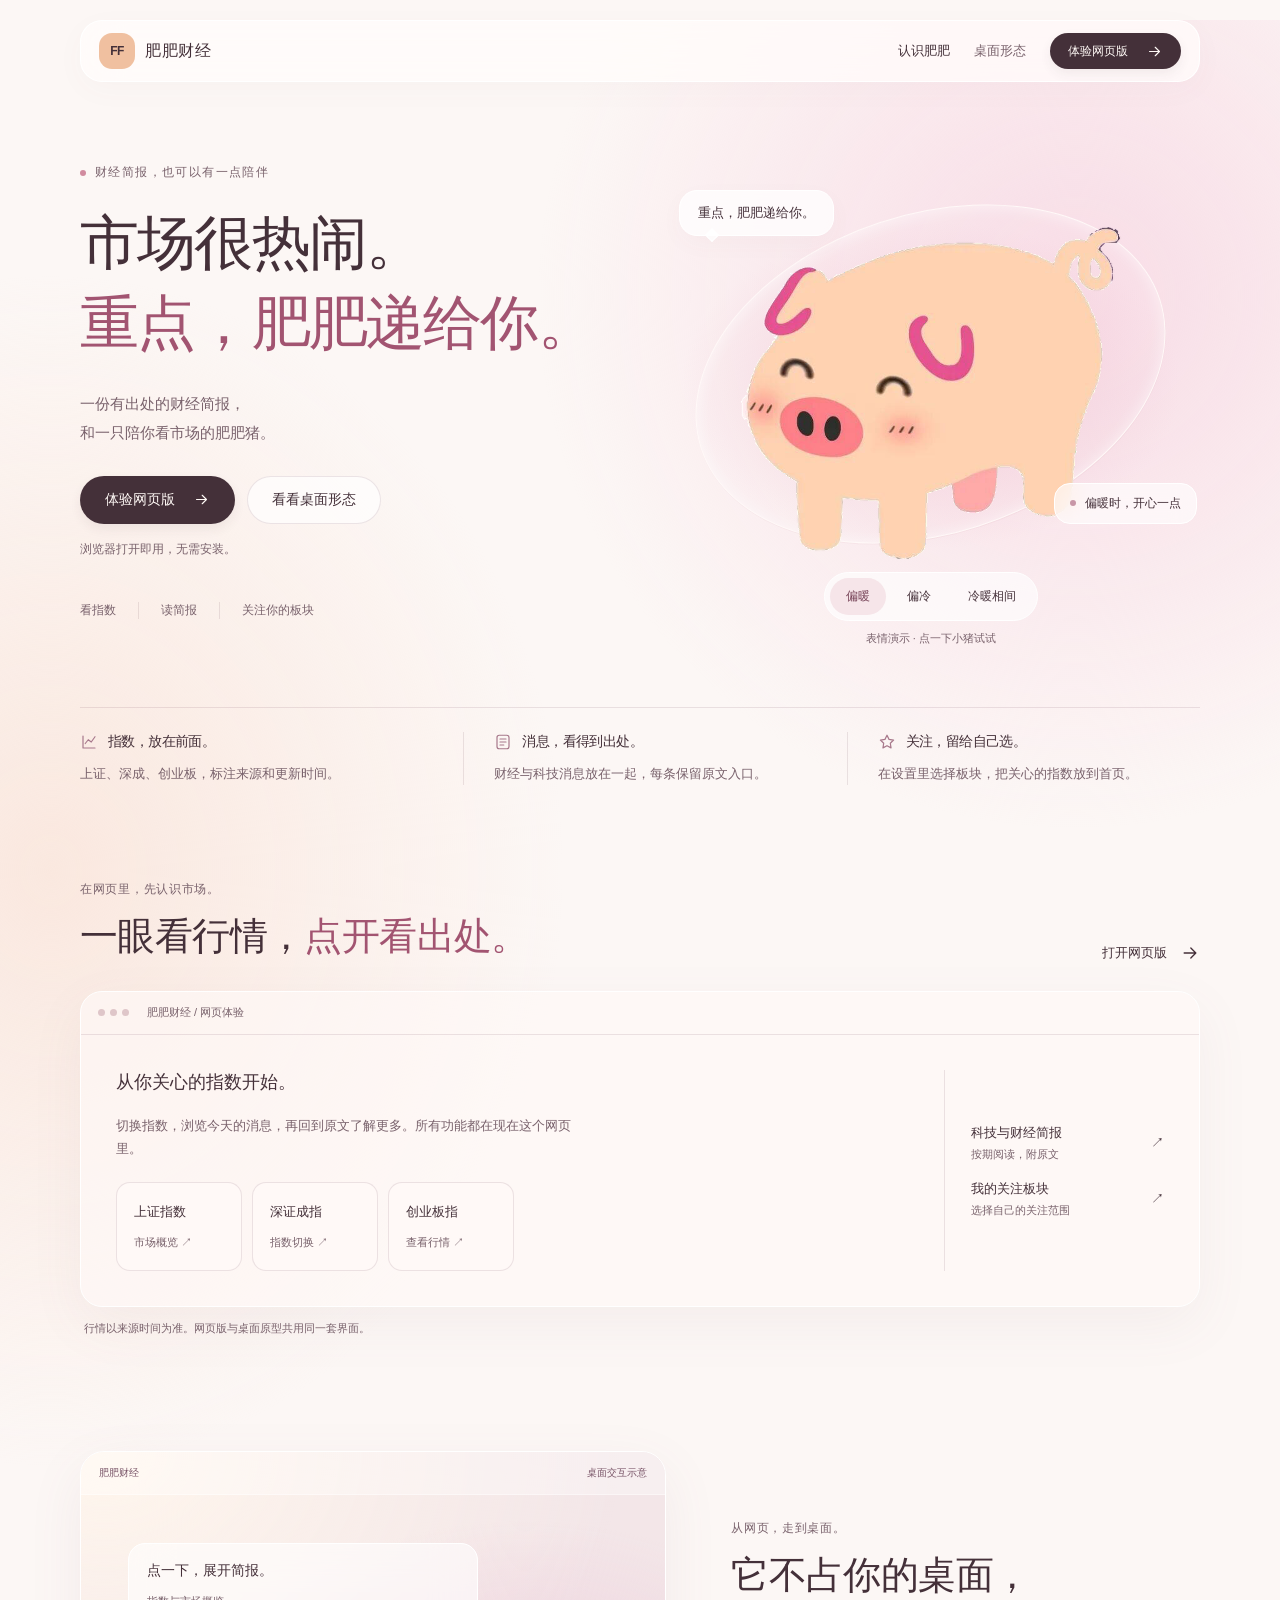
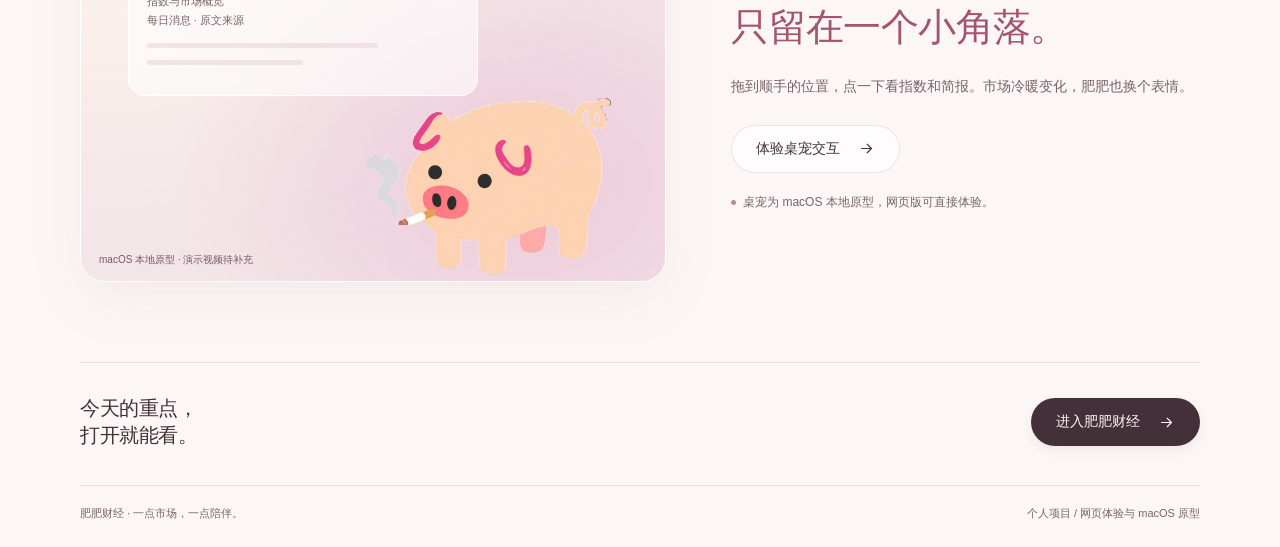
<file: index.html>
<!doctype html>
<html lang="zh-CN">
<head>
  <meta charset="utf-8"><meta name="viewport" content="width=device-width, initial-scale=1">
  <title>肥肥财经 · 重点，肥肥递给你</title>
  <meta name="description" content="一份有出处的财经简报，和一只陪你看市场的肥肥猪。打开网页版，查看指数、简报与关注板块。">
  <meta name="theme-color" content="#fcf7f5">
  <link rel="icon" href="assets/pig/good.png"><link rel="stylesheet" href="landing.css?v=1"><script defer src="landing.js?v=1"></script>
</head>
<body>
  <svg aria-hidden="true" style="display:none"><symbol id="arrow" viewBox="0 0 24 24"><path d="M5 12h14m-6-6 6 6-6 6"/></symbol><symbol id="chart" viewBox="0 0 24 24"><path d="M4 4v16h16M7 14l4-5 4 3 5-7"/></symbol><symbol id="news" viewBox="0 0 24 24"><rect x="4" y="3" width="16" height="18" rx="3"/><path d="M8 8h8M8 12h8M8 16h5"/></symbol><symbol id="follow" viewBox="0 0 24 24"><path d="m12 3 2.7 5.5 6.1.9-4.4 4.3 1 6.1-5.4-2.9-5.4 2.9 1-6.1-4.4-4.3 6.1-.9Z"/></symbol></svg>
  <header class="masthead wrap">
    <a class="brand" href="index.html" aria-label="肥肥财经首页"><span class="brand-mark">FF</span><span>肥肥财经</span></a>
    <nav aria-label="主导航"><a href="#experience" aria-current="page">认识肥肥</a><a href="#demo" class="nav-demo">桌面形态</a><a class="btn btn-primary btn-small" href="app.html">体验网页版 <svg aria-hidden="true"><use href="#arrow"/></svg></a></nav>
  </header>
  <main>
    <section class="hero wrap" aria-labelledby="hero-title">
      <div class="hero-copy">
        <p class="eyebrow"><i aria-hidden="true"></i>财经简报，也可以有一点陪伴</p>
        <h1 id="hero-title">市场很热闹。<br><em>重点，肥肥递给你。</em></h1>
        <p class="hero-desc">一份有出处的财经简报，<br>和一只陪你看市场的肥肥猪。</p>
        <div class="actions"><a class="btn btn-primary" href="app.html">体验网页版 <svg aria-hidden="true"><use href="#arrow"/></svg></a><a class="btn btn-soft" href="#demo">看看桌面形态</a></div>
        <p class="availability">浏览器打开即用，无需安装。</p>
        <div class="hero-note"><span>看指数</span><span>读简报</span><span>关注你的板块</span></div>
      </div>
      <div class="meet">
        <div class="pig-scene"><div class="pig-halo" aria-hidden="true"></div><div class="orbit" aria-hidden="true"></div><p class="speech" id="hero-speech" aria-live="polite">重点，肥肥递给你。</p><button class="pig-button" id="hero-pig" type="button" aria-label="点击切换肥肥的表情"><img id="hero-pig-image" src="assets/pig/good.png" alt="肥肥，开心表情" width="1280" height="1020" fetchpriority="high" draggable="false"></button><div class="float-label"><i aria-hidden="true"></i><span id="mood-label">偏暖时，开心一点</span></div></div>
        <div class="mood-picker" role="group" aria-label="预览肥肥的三种表情"><button type="button" data-mood="0" aria-pressed="true">偏暖</button><button type="button" data-mood="1" aria-pressed="false">偏冷</button><button type="button" data-mood="2" aria-pressed="false">冷暖相间</button></div><p class="demo-label">表情演示 · 点一下小猪试试</p>
      </div>
    </section>
    <section class="feature-strip wrap" aria-label="网页版功能">
      <article><h2 class="feature-label"><svg aria-hidden="true"><use href="#chart"/></svg>指数，放在前面。</h2><p>上证、深成、创业板，标注来源和更新时间。</p></article>
      <article><h2 class="feature-label"><svg aria-hidden="true"><use href="#news"/></svg>消息，看得到出处。</h2><p>财经与科技消息放在一起，每条保留原文入口。</p></article>
      <article><h2 class="feature-label"><svg aria-hidden="true"><use href="#follow"/></svg>关注，留给自己选。</h2><p>在设置里选择板块，把关心的指数放到首页。</p></article>
    </section>
    <section class="web-section wrap" id="experience" aria-labelledby="web-title">
      <div class="section-head"><div><p class="kicker">在网页里，先认识市场。</p><h2 id="web-title">一眼看行情，<em>点开看出处。</em></h2></div><a class="text-link" href="app.html">打开网页版 <svg aria-hidden="true"><use href="#arrow"/></svg></a></div>
      <div class="browser-frame">
        <div class="browser-bar"><div class="browser-dots" aria-hidden="true"><i></i><i></i><i></i></div><p>肥肥财经 / 网页体验</p></div>
        <div class="browser-body"><div class="browser-copy"><h3 class="preview-title">从你关心的指数开始。</h3><p>切换指数，浏览今天的消息，再回到原文了解更多。所有功能都在现在这个网页里。</p><div class="index-names"><a href="app.html"><span>上证指数</span><small>市场概览 ↗</small></a><a href="app.html"><span>深证成指</span><small>指数切换 ↗</small></a><a href="app.html"><span>创业板指</span><small>查看行情 ↗</small></a></div></div><div class="preview-side"><a href="app.html"><div>科技与财经简报<small>按期阅读，附原文</small></div><span aria-hidden="true">↗</span></a><a href="app.html?view=settings"><div>我的关注板块<small>选择自己的关注范围</small></div><span aria-hidden="true">↗</span></a></div></div>
      </div><p class="preview-note">行情以来源时间为准。网页版与桌面原型共用同一套界面。</p>
    </section>
    <section class="desk-section wrap" id="demo" aria-labelledby="desk-title">
      <div class="desk-stage" role="img" aria-label="桌面交互示意：肥肥待在桌面角落，点击后展开指数与简报"><div class="desk-top"><span>肥肥财经</span><span>桌面交互示意</span></div><div class="desk-window"><h3>点一下，展开简报。</h3><p>指数与市场概览<br>每日消息 · 原文来源</p><div class="mini-line"></div><div class="mini-line" style="width:50%"></div></div><img class="desk-pig" src="assets/pig/uncertain.png" alt="在桌面角落思考的肥肥" width="1280" height="1020" loading="lazy"><span class="video-note">macOS 本地原型 · 演示视频待补充</span></div>
      <div class="desk-copy"><p class="kicker">从网页，走到桌面。</p><h2 id="desk-title">它不占你的桌面，<br><em>只留在一个小角落。</em></h2><p>拖到顺手的位置，点一下看指数和简报。市场冷暖变化，肥肥也换个表情。</p><a class="btn btn-soft" href="app.html?desktop=1">体验桌宠交互 <svg aria-hidden="true"><use href="#arrow"/></svg></a><p class="status"><i aria-hidden="true"></i>桌宠为 macOS 本地原型，网页版可直接体验。</p></div>
    </section>
    <section class="outro wrap" aria-label="开始体验"><p>今天的重点，<br>打开就能看。</p><a class="btn btn-primary" href="app.html">进入肥肥财经 <svg aria-hidden="true"><use href="#arrow"/></svg></a></section>
  </main>
  <footer class="footer wrap"><span>肥肥财经 · 一点市场，一点陪伴。</span><span>个人项目 / 网页体验与 macOS 原型</span></footer>
</body>
</html>
</file>
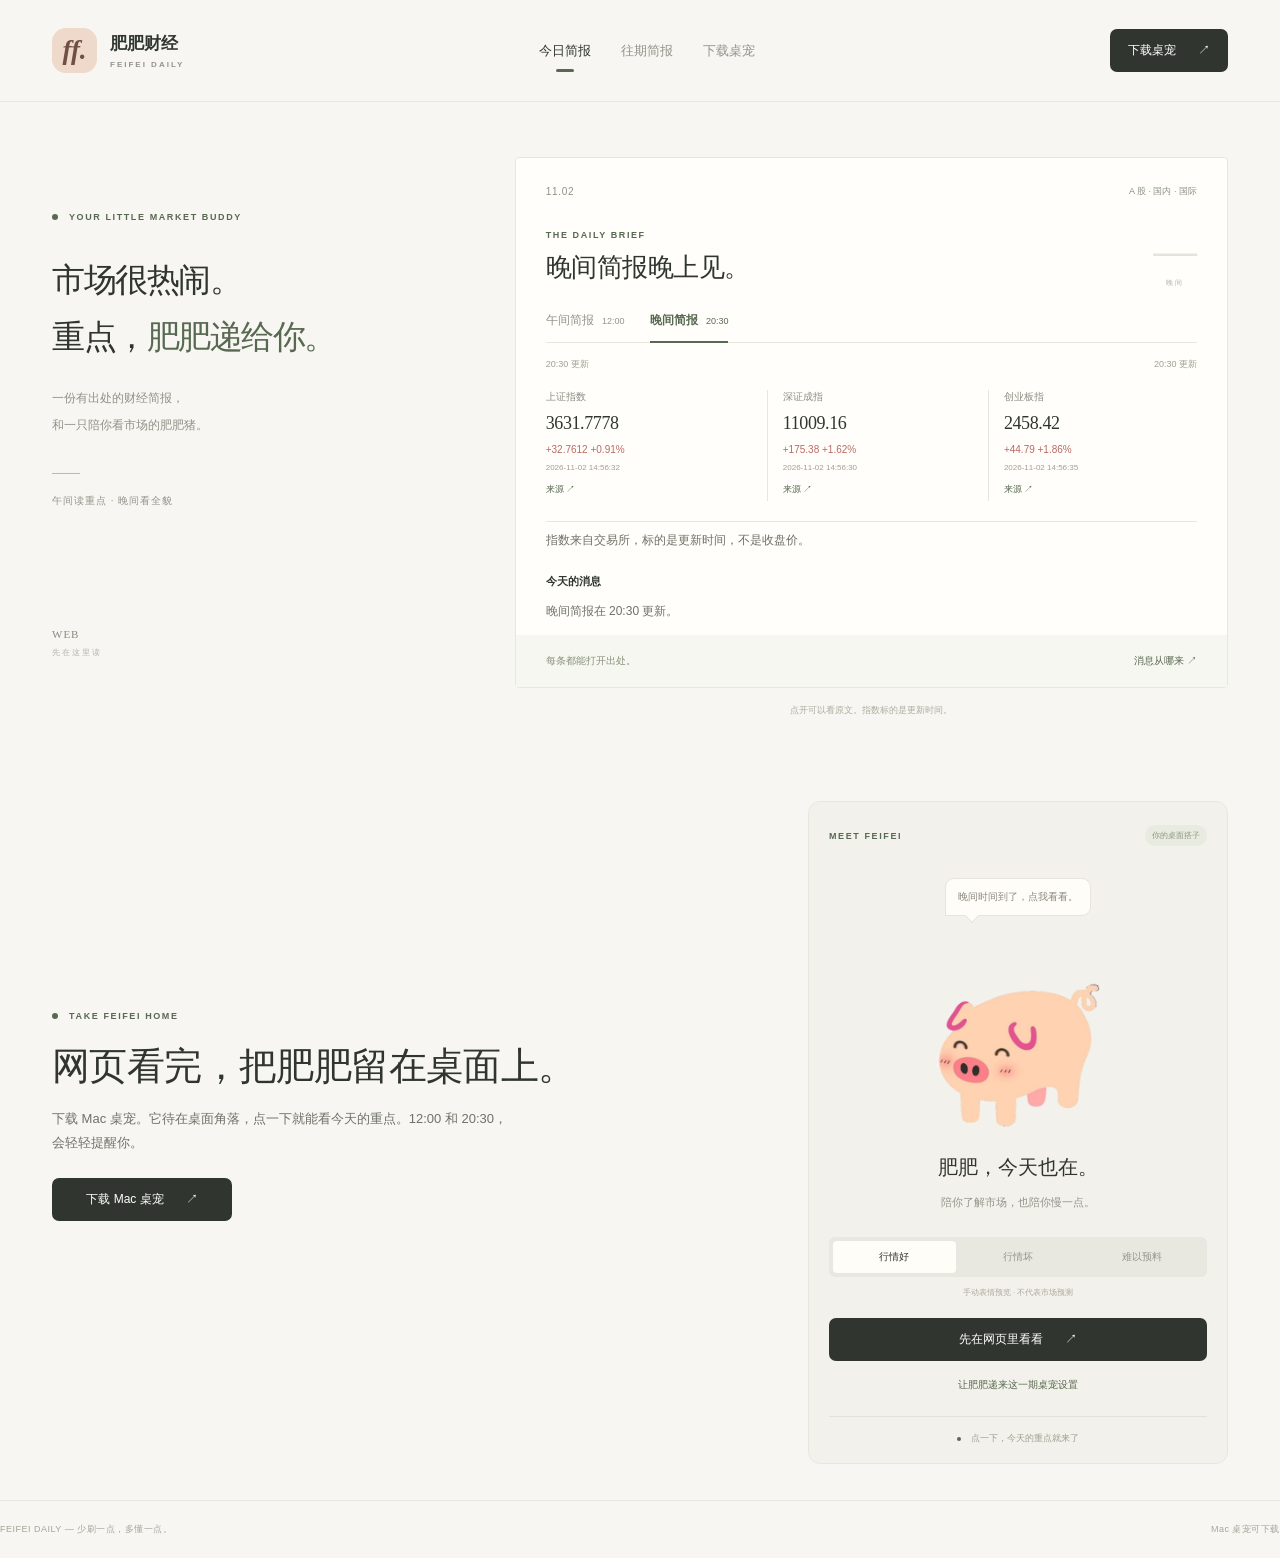
<file: v1/index.html>
<!doctype html>
<html lang="zh-CN">
<head>
  <meta charset="UTF-8"><meta name="viewport" content="width=device-width,initial-scale=1">
  <title>肥肥财经 · 每天，把重点递给你</title>
  <meta name="description" content="一份有出处的财经简报，和一只可以放在桌面上的肥肥猪。">
  <link rel="stylesheet" href="styles.css"><script src="data/brief.js"></script><script src="app.js" defer></script>
</head>
<body>
  <div id="website">
    <header class="header"><a class="brand" href="#today"><span class="brand-mark">ff.</span><span>肥肥财经<small>FEIFEI DAILY</small></span></a>
      <nav aria-label="主导航"><button class="nav-link active" data-view="today">今日简报</button><button class="nav-link" data-view="history">往期简报</button><a class="nav-link" href="#download">下载桌宠</a></nav>
      <a class="button button-dark download" href="downloads/feifei-mac.zip">下载桌宠 <span>↗</span></a>
    </header>
    <main class="layout">
      <aside class="intro"><div class="eyebrow"><span class="dot"></span> YOUR LITTLE MARKET BUDDY</div><h1>市场很热闹。<br>重点，<em>肥肥递给你。</em></h1><p>一份有出处的财经简报，<br>和一只陪你看市场的肥肥猪。</p><div class="intro-rule"></div><span class="intro-note">午间读重点 · 晚间看全貌</span><div class="edition">WEB <span>先在这里读</span></div></aside>
      <section class="reading">
        <div class="demo-note" id="brief-note" hidden><span>简报</span></div>
        <div id="view-today" class="view"><div class="paper">
          <div class="paper-top"><span class="date-label" id="paper-date">正在读取</span><span class="mini-label">A 股 · 国内 · 国际</span></div>
          <div class="paper-heading"><div><div class="eyebrow">THE DAILY BRIEF</div><h2 id="brief-title">午间简报。</h2></div><span class="issue-mark" id="issue-mark">—<small>午间</small></span></div>
          <div class="period-tabs" role="tablist" aria-label="简报期次"><button role="tab" aria-selected="true" data-period="noon" class="selected">午间简报 <small>12:00</small></button><button role="tab" aria-selected="false" data-period="evening">晚间简报 <small>20:30</small></button></div>
          <div class="brief-meta"><span id="brief-context">正在读取</span><span id="brief-stamp">打开后不自动刷新</span></div>
          <div class="indices waiting" aria-label="指数"><div><span>上证指数</span><strong>暂不可用</strong><b>等待交易所数据</b></div><div><span>深证成指</span><strong>暂不可用</strong><b>等待交易所数据</b></div><div><span>创业板指</span><strong>暂不可用</strong><b>等待交易所数据</b></div></div>
          <p class="quote-note" id="quote-note">指数来自交易所，标的是更新时间，不是收盘价。</p>
          <div class="section-label"><span>今天的消息</span><small id="story-count"></small></div><div id="stories"></div>
          <footer class="paper-footer"><span>每条都能打开出处。</span><button class="text-button" id="source-policy">消息从哪来 ↗</button></footer>
        </div><p class="reading-footnote">点开可以看原文。指数标的是更新时间。</p></div>
        <div id="view-history" class="view" hidden><div class="paper subview"><div class="eyebrow">THE ARCHIVE</div><h2>留住每天的重点。</h2><p class="muted" id="archive-intro">这里是已经发出的简报。</p><div id="archive-list"></div><div class="archive-note">晚间简报在 20:30 更新。</div></div></div>
        <div id="view-settings" class="view" hidden><div class="paper subview"><div class="eyebrow">MAKE IT YOURS</div><h2>按你的节奏，陪着你。</h2><p class="muted">设置保存在当前设备。</p><label class="setting-row"><span>简报更新提醒<small>有新一期时，肥肥轻轻提醒你</small></span><input type="checkbox" id="notify-toggle" data-pref="notify" role="switch"></label><label class="setting-row"><span>免打扰<small>保持安静，点击仍能查看简报</small></span><input type="checkbox" id="quiet-toggle" data-pref="quiet" role="switch"></label><label class="setting-row"><span>肥肥的大小<small>适合自己的桌面就好</small></span><input type="range" id="size-slider" data-pref="size" min="75" max="125" value="100" aria-label="肥肥的大小"></label><button class="button button-dark" id="reset-pet">恢复桌宠默认位置与大小</button><p class="muted setting-tip">这些开关保存在这台浏览器里。Mac 桌宠的设置在应用里单独保存。</p></div></div>
      </section>
    </main>
    <section class="get-pet" id="download">
      <div class="get-pet-copy">
        <div class="eyebrow"><span class="dot"></span> TAKE FEIFEI HOME</div>
        <h2>网页看完，把肥肥留在桌面上。</h2>
        <p>下载 Mac 桌宠。它待在桌面角落，点一下就能看今天的重点。12:00 和 20:30，会轻轻提醒你。</p>
        <a class="button button-dark download" href="downloads/feifei-mac.zip">下载 Mac 桌宠 <span>↗</span></a>
      </div>
      <aside class="companion"><div class="companion-top"><span class="eyebrow">MEET FEIFEI</span><span class="pill">你的桌面搭子</span></div><div class="speech" id="preview-speech">重点我整理好啦，点我看看？</div><button id="preview-pig" class="pig-button" aria-label="打开肥肥的摘要卡片"><img class="pig-image" src="assets/pig/good.png" alt="开心的肥肥猪" draggable="false"></button><h3>肥肥，今天也在。</h3><p class="muted">陪你了解市场，也陪你慢一点。</p><div class="mood-picker" aria-label="切换表情"><button data-mood="good" class="selected">行情好</button><button data-mood="bad">行情坏</button><button data-mood="uncertain">难以预料</button></div><p class="mood-note">手动表情预览 · 不代表市场预测</p><button class="button button-dark" id="enter-desktop">先在网页里看看 <span>↗</span></button><button class="text-button" id="demo-update">让肥肥递来这一期</button><button class="text-button" data-view="settings">桌宠设置</button><div class="companion-bottom"><span class="tiny-dot"></span> 点一下，今天的重点就来了</div></aside>
    </section>
    <footer class="site-footer"><span>FEIFEI DAILY — 少刷一点，多懂一点。</span><span>Mac 桌宠可下载</span></footer>
  </div>
  <section id="desktop" hidden aria-label="桌宠体验"><div class="desktop-bar"><span>FEIFEI / 桌宠体验</span><button class="text-button" id="leave-desktop">返回完整简报 ↗</button></div><div class="desktop-caption"><div class="eyebrow">A LITTLE COMPANY</div><h2>你的桌面，<br>多了一点陪伴。</h2><p>拖动肥肥找个舒服的位置。<br>点一下，今天的重点就来了。</p></div><div class="desktop-controls"><span>表情预览</span><button data-mood="good">行情好</button><button data-mood="bad">行情坏</button><button data-mood="uncertain">难以预料</button><span>· 表情手动切换</span></div></section>
  <div id="pet-widget" hidden><section id="pet-card" class="pet-card" hidden aria-label="肥肥摘要卡片"><div class="pet-card-top"><span>肥肥递来的简报</span><button id="close-card" aria-label="关闭摘要卡片">×</button></div><div class="pet-tabs"><button data-period="noon" class="selected">午间</button><button data-period="evening">晚间</button></div><small class="pet-demo" id="pet-demo">午间简报</small><h3 id="pet-title"></h3><div id="pet-items"></div><button class="text-button" id="pet-settings-toggle" type="button">桌宠设置</button><div id="pet-settings" hidden><label class="setting-row"><span>更新提醒<small>12:00 与 20:30 各一次</small></span><input type="checkbox" data-pref="notify" role="switch"></label><label class="setting-row"><span>免打扰<small>不动画，点开仍能看</small></span><input type="checkbox" data-pref="quiet" role="switch"></label><label class="setting-row"><span>肥肥的大小</span><input type="range" data-pref="size" min="75" max="125" value="100" aria-label="肥肥的大小"></label><label class="setting-row native-only"><span>始终置顶<small>浮在其他窗口上面</small></span><input type="checkbox" data-pref="float" role="switch"></label><label class="setting-row native-only"><span>开机启动<small>登录后自动出现</small></span><input type="checkbox" id="pet-login" data-pref="login" role="switch"></label><button class="text-button" id="pet-reset" type="button">恢复位置与大小</button></div><button class="button button-dark" id="pet-full">打开完整简报 ↗</button></section><div id="pet-bubble" class="pet-bubble">点我看看今天的重点</div><button id="floating-pig" class="pig-button" aria-label="点击查看简报，拖动调整位置"><img class="pig-image" src="assets/pig/good.png" alt="肥肥财经桌宠" draggable="false"></button><div class="pet-caption" id="pet-caption">肥肥财经</div></div>
  <dialog id="detail-dialog"><div class="dialog-top"><span id="dialog-label">信息说明</span><button id="close-dialog" aria-label="关闭详情">×</button></div><h2 id="dialog-title"></h2><div id="dialog-body"></div><button class="button button-dark" id="dialog-done">知道了</button></dialog><div id="toast" role="status" hidden></div>
</body></html>
</file>
<file: landing.css>
:root{--ink:#443039;--muted:#79626c;--pink:#d8668b;--peach:#f0c0a0;--line:rgba(100,54,75,.12);--glass:rgba(255,255,255,.58);font-family:-apple-system,BlinkMacSystemFont,'PingFang SC','Microsoft YaHei',sans-serif;color:var(--ink);background:#fcf7f5;font-synthesis:none}
*{box-sizing:border-box}html{scroll-behavior:smooth;scroll-padding-top:90px}body{margin:0;background:radial-gradient(ellipse 42% 25% at 84% 13%,#f8dce6 0%,transparent 100%),radial-gradient(ellipse 40% 28% at 4% 40%,#fae8df 0%,transparent 100%),#fcf7f5}a{color:inherit;text-decoration:none}button{font:inherit;color:inherit;cursor:pointer}a,button{-webkit-tap-highlight-color:transparent}a:focus-visible,button:focus-visible{outline:2px solid #85516b;outline-offset:5px}button:disabled{cursor:default}svg{width:20px;height:20px;fill:none;stroke:currentColor;stroke-width:1.6;stroke-linecap:round;stroke-linejoin:round}button,a.btn{touch-action:manipulation}.wrap{width:min(1120px,calc(100% - 80px));margin-inline:auto}
.masthead{position:sticky;top:14px;z-index:10;margin-top:20px;display:flex;align-items:center;justify-content:space-between;gap:24px;padding:12px 18px;border-radius:22px;background:rgba(255,253,251,.76);backdrop-filter:blur(22px) saturate(1.35);-webkit-backdrop-filter:blur(22px) saturate(1.35);border:1px solid rgba(255,255,255,.95);box-shadow:0 8px 30px #78536408}.brand{display:flex;align-items:center;gap:10px;font-weight:650;letter-spacing:.5px}.brand-mark{display:grid;place-items:center;width:36px;height:36px;background:#f0c0a0;border-radius:13px;font-size:12px;letter-spacing:-.5px}.masthead nav{display:flex;align-items:center;gap:24px;font-size:13px}.masthead nav>a:not(.btn){color:var(--muted)}.masthead nav>a[aria-current]{color:var(--ink)}.btn{display:inline-flex;align-items:center;justify-content:center;gap:18px;min-height:48px;border-radius:999px;padding:0 24px;border:1px solid transparent;font-size:14px;font-weight:600;transition:scale 350ms cubic-bezier(.34,1.5,.64,1),background 180ms,box-shadow 180ms}.btn-primary{background:var(--ink);color:#fff9f6;box-shadow:0 5px 12px #44303912}.btn-primary:hover{background:#5e3d4e;box-shadow:0 8px 18px #44303920}.btn-soft{background:rgba(255,255,255,.65);border-color:var(--line)}.btn-small{min-height:36px;padding:0 17px;font-size:12px}.btn svg{width:17px;height:17px}.btn:hover{scale:1.025}.btn:active{scale:.96}
.hero{display:grid;grid-template-columns:1.05fr 1fr;align-items:center;gap:16px;min-height:625px;padding-top:30px;padding-bottom:32px}.hero-copy{padding:18px 0 22px;position:relative;z-index:1}.eyebrow{margin:0 0 23px;display:flex;align-items:center;gap:9px;font-size:12px;letter-spacing:1.4px;color:var(--muted)}.eyebrow i{width:6px;height:6px;background:#d18b9f;border-radius:50%}h1{font-family:'Songti SC','STSong','Noto Serif SC',serif;font-size:clamp(38px,4.6vw,59px);font-weight:500;line-height:1.35;letter-spacing:-1.8px;margin:0 0 26px;white-space:nowrap}h1 em{font-style:normal;color:#a25471}.hero-desc{font-size:15px;color:var(--muted);line-height:1.95;margin:0 0 28px}.actions{display:flex;align-items:center;gap:12px;flex-wrap:wrap}.availability{font-size:12px;color:var(--muted);margin:17px 0 0}.hero-note{margin-top:44px;display:flex;gap:22px;font-size:12px;color:var(--muted);align-items:center}.hero-note span+span{padding-left:22px;border-left:1px solid var(--line)}
.meet{position:relative;min-width:0;padding:18px 0 0}.pig-scene{position:relative;height:400px;isolation:isolate}.pig-halo{position:absolute;inset:55px 10px 5px;border-radius:50%;background:radial-gradient(ellipse at center,#efc1d1a8,transparent 68%);z-index:-1}.orbit{position:absolute;inset:54px 28px 26px;border:1px solid #fff9f8;border-radius:50%;transform:rotate(-18deg);box-shadow:inset 0 1px 16px #fff8,0 1px 0 #d5a8b020}.pig-button{position:absolute;inset:14px -14px -15px;border:0;background:transparent;border-radius:42%;padding:0;transition:scale 600ms cubic-bezier(.34,1.4,.64,1)}.pig-button img{width:116%;height:auto;position:absolute;left:50%;top:42%;transform:translate(-50%,-50%);pointer-events:none}.pig-button:hover{scale:1.025}.pig-button:active{scale:.97}.speech{position:absolute;top:30px;left:18px;z-index:2;margin:0;padding:13px 18px;background:rgba(255,255,255,.75);border:1px solid #fff;border-radius:18px;backdrop-filter:blur(16px);font-size:13px;box-shadow:0 8px 25px #82586d08}.speech::after{content:'';position:absolute;left:27px;bottom:-5px;width:9px;height:9px;transform:rotate(45deg);background:#fffc;border-bottom:1px solid #fff;border-right:1px solid #fff}.float-label{position:absolute;bottom:36px;right:3px;display:flex;align-items:center;gap:9px;padding:11px 15px;border-radius:16px;background:rgba(255,255,255,.62);border:1px solid #fff;backdrop-filter:blur(12px);font-size:12px}.float-label i{height:6px;width:6px;border-radius:50%;background:#c896a7}.mood-picker{display:flex;align-items:center;justify-content:center;gap:5px;padding:5px;width:max-content;max-width:100%;margin:12px auto 0;background:rgba(255,255,255,.64);border:1px solid #fff;border-radius:999px}.mood-picker button{padding:10px 16px;border:0;border-radius:999px;background:transparent;font-size:12px;min-height:36px;transition:background 160ms}.mood-picker button[aria-pressed=true]{background:#f6e5e9;color:#733f54}.demo-label{text-align:center;font-size:11px;color:var(--muted);margin:10px 0 0}
.feature-strip{display:grid;grid-template-columns:repeat(3,1fr);padding:24px 0 34px;border-top:1px solid var(--line);gap:30px}.feature-strip article+article{border-left:1px solid var(--line);padding-left:30px}.feature-label{display:flex;gap:10px;align-items:center;font-size:14px;font-weight:600;margin:0 0 10px}.feature-label svg{color:#a7788b;width:18px}.feature-strip p{font-size:13px;line-height:1.8;color:var(--muted);margin:0;max-width:280px}
.web-section{padding-top:62px;padding-bottom:75px}.section-head{display:flex;justify-content:space-between;align-items:end;gap:32px;margin-bottom:28px}.kicker{font-size:12px;color:var(--muted);margin:0 0 13px;letter-spacing:.7px}h2{font-family:'Songti SC','STSong',serif;font-size:clamp(28px,3.1vw,38px);font-weight:500;line-height:1.35;letter-spacing:-.6px;margin:0}h2 em{font-style:normal;color:#a25471}.text-link{display:inline-flex;gap:13px;align-items:center;font-size:13px;white-space:nowrap}.text-link:hover{color:#a25471}.browser-frame{border:1px solid #fff;background:#fff9f7a6;box-shadow:0 18px 55px #8a667511;border-radius:22px;overflow:hidden}.browser-bar{display:flex;align-items:center;gap:18px;height:43px;border-bottom:1px solid var(--line);padding:0 17px}.browser-dots{display:flex;gap:5px}.browser-dots i{width:7px;height:7px;border-radius:50%;background:#dfc6c9}.browser-bar p{font-size:11px;color:var(--muted);margin:0}.browser-body{display:grid;grid-template-columns:1fr 220px;gap:32px;padding:35px}.browser-copy>p{font-size:13px;color:var(--muted);line-height:1.8;margin:0 0 22px;max-width:480px}.preview-title{font-size:18px;font-weight:600;margin:0 0 20px}.index-names{display:flex;gap:10px;flex-wrap:wrap}.index-names a{display:flex;flex-direction:column;gap:14px;min-width:126px;padding:20px 17px;border-radius:14px;background:#fff9f7;border:1px solid var(--line);font-size:13px;transition:transform 350ms cubic-bezier(.34,1.5,.64,1),background 180ms}.index-names a:hover{transform:translateY(-4px);background:#fff6f5}.index-names small{font-size:11px;color:var(--muted)}.preview-side{padding-left:26px;border-left:1px solid var(--line);display:flex;flex-direction:column;justify-content:center;gap:18px}.preview-side a{display:flex;align-items:center;justify-content:space-between;font-size:13px}.preview-side small{color:var(--muted);font-size:11px;display:block;margin-top:5px}.preview-note{font-size:11px;color:var(--muted);margin:14px 4px 0}
.desk-section{display:grid;grid-template-columns:1.25fr 1fr;gap:65px;align-items:center;padding-top:40px;padding-bottom:80px}.desk-stage{position:relative;aspect-ratio:1.36;border:1px solid #fff;border-radius:24px;overflow:hidden;background:radial-gradient(ellipse at 76% 77%,#eccada 0%,transparent 56%),radial-gradient(ellipse at 4% 0%,#fff6ed,transparent 65%),#f3e6e8;box-shadow:0 18px 55px #8a667515}.desk-top{display:flex;justify-content:space-between;padding:14px 18px;color:#795568;font-size:10px;background:#fff5;border-bottom:1px solid #fff6}.desk-window{position:absolute;left:8%;top:21%;width:60%;padding:18px;border:1px solid #fff;border-radius:17px;background:#fff9;backdrop-filter:blur(20px)}.desk-window h3{font-size:14px;margin:0 0 12px}.desk-window p{font-size:11px;color:var(--muted);line-height:1.8;margin:0}.desk-window .mini-line{width:74%;height:5px;margin:12px 0;border-radius:3px;background:#d5b6c24d}.desk-pig{position:absolute;right:-3%;bottom:-4%;width:60%;height:auto}.video-note{position:absolute;bottom:14px;left:18px;font-size:10px;color:#795568}.desk-copy>p:not(.kicker){font-size:14px;line-height:1.9;color:var(--muted);margin:20px 0 25px}.desk-copy .status{font-size:12px!important;margin:18px 0 0!important;display:flex;align-items:center;gap:7px}.status i{height:5px;width:5px;background:#be8a9e;border-radius:50%}.outro{display:flex;align-items:center;justify-content:space-between;gap:24px;padding:32px 0 36px;border-top:1px solid var(--line)}.outro p{font-size:20px;margin:0;letter-spacing:-.4px}.footer{padding:20px 0 26px;display:flex;justify-content:space-between;color:var(--muted);font-size:11px;border-top:1px solid var(--line)}
@media(max-width:980px){.wrap{width:calc(100% - 48px)}.hero{min-height:560px}.hero h1{font-size:42px}.hero-note{margin-top:32px}.pig-scene{height:340px}.speech{left:0}.float-label{right:-6px}.desk-section{gap:34px}.browser-body{padding:26px;gap:20px;grid-template-columns:1fr 180px}.index-names a{min-width:110px;padding:16px 13px}}
@media(max-width:700px){html{scroll-padding-top:84px}.wrap{width:calc(100% - 36px)}.masthead{margin-top:12px;top:8px;padding:10px 12px;border-radius:18px;gap:10px}.brand{font-size:13px;gap:7px}.brand-mark{width:31px;height:31px;font-size:11px}.masthead nav{gap:10px;font-size:12px}.masthead .nav-demo{display:none}.btn-small{min-height:34px;font-size:11px;padding:0 13px}.hero{grid-template-columns:1fr;min-height:0;gap:0;padding-top:48px;padding-bottom:34px}.hero-copy{padding:0 4px}.eyebrow{font-size:11px;margin-bottom:20px}h1,.hero h1{font-size:clamp(30px,7.6vw,48px);letter-spacing:-1px;margin-bottom:20px}.hero-desc{font-size:14px;margin-bottom:22px}.btn{min-height:46px;padding:0 21px;font-size:13px}.btn-small{min-height:34px;padding:0 13px;font-size:11px}.hero-note{margin-top:24px;font-size:11px;gap:12px}.hero-note span+span{padding-left:12px}.meet{padding-top:10px;max-width:480px;width:100%;margin:auto}.pig-scene{height:310px}.pig-button img{width:104%;top:40%}.speech{top:23px;left:20px}.float-label{bottom:24px;right:10px}.mood-picker{margin-top:0}.orbit{inset:48px 35px 12px}.feature-strip{gap:16px;padding:22px 0}.feature-strip article+article{padding-left:16px}.feature-label{font-size:13px;gap:6px}.feature-strip p{font-size:12px;line-height:1.7}.feature-label svg{display:none}.web-section{padding-top:45px;padding-bottom:36px}.section-head{align-items:start;gap:20px;margin-bottom:22px}.section-head h2{font-size:29px}.section-head .text-link{font-size:12px;margin-top:30px}.browser-body{grid-template-columns:1fr;padding:22px;gap:24px}.preview-side{border-left:0;padding:18px 0 0;border-top:1px solid var(--line);flex-direction:row;justify-content:space-between;gap:15px}.preview-side a{gap:10px}.index-names{gap:8px}.index-names a{min-width:0;flex:1;padding:15px 9px;font-size:12px;gap:10px}.index-names small{font-size:10px}.preview-title{font-size:17px}.browser-bar{gap:12px}.browser-bar p{font-size:10px}.desk-section{grid-template-columns:1fr;gap:26px;padding-top:24px;padding-bottom:42px}.desk-copy{padding:0 4px}.desk-copy h2{font-size:30px}.desk-copy>p:not(.kicker){font-size:13px;margin:16px 0 20px}.outro{align-items:start;padding:26px 0;gap:14px}.outro p{font-size:17px;max-width:170px;line-height:1.5}.footer{font-size:10px;gap:18px}.footer span:last-child{text-align:right}}
@media(prefers-reduced-motion:reduce){html{scroll-behavior:auto}*,*::before,*::after{animation:none!important;transition:none!important}}
@media(prefers-reduced-transparency:reduce){.masthead,.speech,.float-label,.desk-window{background:#fff9f7;backdrop-filter:none;-webkit-backdrop-filter:none}}
@media(max-width:380px){.masthead nav>a:not(.btn){display:none}.hero h1{font-size:26px}.hero-note{gap:9px}.hero-note span+span{padding-left:9px}.speech{left:6px;padding:11px 14px}.feature-strip{gap:12px}.feature-strip article+article{padding-left:12px}.preview-side{flex-direction:column;align-items:stretch}.outro .btn{padding-inline:16px;font-size:12px}}
@media(max-width:700px){.pig-button img{width:100%}}
</file>
<file: v1/styles.css>
:root {
  --bg:#f7f6f2;
  --paper:#fffefa;
  --ink:#30362f;
  --muted:#93958b;
  --line:#e7e7df;
  --green:#586951;
  --pink:#eb7f96;
  --red:#ba6962;
  --serif:"Songti SC","STSong",Georgia,serif;
  --sans:-apple-system,BlinkMacSystemFont,"PingFang SC","Microsoft YaHei",sans-serif
}
* {
  box-sizing:border-box
}
body {
  margin:0;
  background:var(--bg);
  color:var(--ink);
  font-family:var(--sans);
  font-size:14px;
  -webkit-font-smoothing:antialiased
}
button,a,input {
  -webkit-tap-highlight-color:transparent
}
button,input {
  font:inherit
}
button,a {
  touch-action:manipulation
}
button {
  cursor:pointer;
  color:inherit
}
a {
  color:inherit;
  text-decoration:none
}
button {
  border:0;
  background:none
}
button:focus-visible,a:focus-visible,input:focus-visible {
  outline:2px solid var(--pink);
  outline-offset:4px
}
[hidden] {
  display:none!important
}
.header {
  height:102px;
  max-width:1512px;
  margin:auto;
  padding:0 52px;
  display:flex;
  align-items:center;
  justify-content:space-between;
  border-bottom:1px solid var(--line)
}
.brand {
  display:flex;
  align-items:center;
  gap:13px;
  font-weight:650;
  font-size:17px
}
.brand-mark {
  display:flex;
  align-items:center;
  justify-content:center;
  border-radius:14px;
  width:45px;
  height:45px;
  background:#efd9ca;
  color:#704f45;
  font:italic bold 27px Georgia
}
.brand small {
  display:block;
  font-size:8px;
  letter-spacing:2px;
  margin-top:5px;
  color:var(--muted)
}
nav {
  display:flex;
  gap:30px
}
.nav-link {
  font-size:13px;
  color:var(--muted);
  padding:12px 0
}
.nav-link.active {
  color:var(--ink);
  position:relative
}
.nav-link.active:after {
  content:"";
  height:3px;
  width:18px;
  border-radius:4px;
  background:var(--green);
  position:absolute;
  bottom:0;
  left:50%;
  transform:translateX(-50%)
}
.button {
  display:inline-flex;
  align-items:center;
  justify-content:center;
  gap:22px;
  padding:13px 18px;
  border-radius:7px;
  font-size:12px;
  transition:background .2s,transform .2s
}
.button:hover {
  transform:translateY(-1px)
}
.button-dark {
  background:var(--ink);
  color:#fff
}
.button-dark:hover {
  background:#4a5546
}
.layout {
  max-width:1512px;
  margin:0 auto;
  padding:55px 52px 10px;
  display:grid;
  grid-template-columns:minmax(220px,.8fr) minmax(480px,1.35fr);
  gap:40px;
  align-items:start
}
.get-pet {
  max-width:1512px;
  margin:8px auto 10px;
  padding:18px 52px 8px;
  display:grid;
  grid-template-columns:minmax(280px,1fr) minmax(280px,420px);
  gap:48px;
  align-items:center
}
.get-pet-copy h2 {
  font:normal clamp(28px,3vw,40px)/1.45 var(--serif);
  margin:18px 0 12px;
  letter-spacing:-.6px
}
.get-pet-copy p {
  font-size:13px;
  line-height:1.9;
  color:#6f7268;
  max-width:460px;
  margin:0 0 22px
}
.get-pet-copy .button {
  min-width:180px
}
.eyebrow {
  font-size:9px;
  letter-spacing:1.6px;
  font-weight:600;
  color:var(--green)
}
.intro {
  padding-top:55px
}
.dot,.tiny-dot {
  display:inline-block;
  width:6px;
  height:6px;
  background:var(--green);
  border-radius:50%;
  margin-right:7px
}
.intro h1 {
  font:normal clamp(29px,2.6vw,43px)/1.7 var(--serif);
  letter-spacing:-1.5px;
  margin:30px 0 20px
}
.intro em {
  font-style:normal;
  display:inline-block;
  color:var(--green)
}
.intro p {
  font-size:12px;
  line-height:2.2;
  color:#929187
}
.intro-rule {
  width:28px;
  height:1px;
  background:#b8bcae;
  margin:35px 0 17px
}
.intro-note {
  font-size:10px;
  color:var(--muted);
  letter-spacing:1px
}
.edition {
  font:11px Georgia;
  color:#858d7c;
  margin-top:120px;
  letter-spacing:1px
}
.edition span {
  display:block;
  font:8px var(--sans);
  letter-spacing:2px;
  margin-top:7px;
  color:#b2b4aa
}
.demo-note {
  font-size:10px;
  color:#9d8e74;
  display:flex;
  gap:9px;
  align-items:center;
  line-height:1.7;
  margin-bottom:16px
}
.demo-note>span {
  font-size:9px;
  border:1px solid #ded7c7;
  border-radius:3px;
  padding:2px 5px;
  white-space:nowrap
}
.paper {
  background:var(--paper);
  border:1px solid var(--line);
  border-radius:4px;
  padding:27px 30px 0;
  position:relative
}
.paper-top {
  display:flex;
  justify-content:space-between;
  align-items:center
}
.date-label {
  font-size:10px;
  color:#909185;
  letter-spacing:.7px
}
.mini-label {
  font-size:9px;
  color:#8d9484
}
.paper-heading {
  display:flex;
  align-items:center;
  justify-content:space-between;
  margin:30px 0 24px
}
.paper-heading h2 {
  font:normal 26px/1.4 var(--serif);
  letter-spacing:-.5px;
  margin:10px 0 0
}
.issue-mark {
  font:italic 49px Georgia;
  color:#e3e5da;
  line-height:.9
}
.issue-mark small {
  display:block;
  font:7px var(--sans);
  letter-spacing:2px;
  text-align:center;
  margin-top:6px;
  color:#afb5a4
}
.period-tabs {
  display:flex;
  gap:25px;
  border-bottom:1px solid var(--line)
}
.period-tabs button {
  position:relative;
  padding:0 0 13px;
  font-size:12px;
  color:var(--muted)
}
.period-tabs small {
  font-size:9px;
  margin-left:5px;
  font-weight:400
}
.period-tabs .selected {
  color:var(--green);
  font-weight:600
}
.period-tabs .selected:after {
  content:"";
  height:2px;
  background:var(--green);
  position:absolute;
  bottom:-1px;
  left:0;
  right:0
}
.brief-meta {
  font-size:9px;
  color:#a0a094;
  display:flex;
  justify-content:space-between;
  padding:15px 0 19px
}
.indices {
  display:grid;
  grid-template-columns:repeat(3,1fr);
  padding-bottom:20px;
  border-bottom:1px solid var(--line);
  gap:12px
}
.indices>div+div {
  border-left:1px solid var(--line);
  padding-left:15px
}
.indices span {
  display:block;
  font-size:10px;
  color:#8b8d82
}
.indices small {
  font-size:8px;
  color:#b6b4a8
}
.indices strong {
  display:block;
  font:18px Georgia;
  letter-spacing:-.4px;
  margin:9px 0 6px
}
.indices b {
  font-size:10px;
  font-weight:500;
  color:var(--red);
  white-space:nowrap
}
.indices strong {white-space:nowrap}
.indices b.down {color:var(--green)}
.indices b.flat {color:#8d8f84}
.indices .asof {
  display:block;
  margin-top:6px;
  font-size:8px;
  line-height:1.45;
  color:#a39e92;
  font-weight:400
}
.indices .text-button {display:inline-block;margin-top:4px;font-size:9px}
.quote-note,.story-empty {
  font-size:12px;
  line-height:1.8;
  color:#6f7268
}
.quote-note {margin:8px 0 0}
.indices.waiting strong {
  font:15px/1.4 var(--sans);
  letter-spacing:0;
  color:#8d8f84;
  margin:12px 0 6px
}
.indices.waiting b {
  color:#b0aa9c;
  font-weight:400
}
.indices svg {
  width:49px;
  height:15px;
  margin-left:6px;
  vertical-align:middle
}
.indices path {
  stroke:#c08479;
  fill:none;
  stroke-width:1.8
}
.section-label {
  display:flex;
  justify-content:space-between;
  align-items:center;
  margin:23px 0 0;
  font-size:11px;
  font-weight:600
}
.section-label small {
  font-size:8px;
  color:var(--muted);
  font-weight:400;
  letter-spacing:.7px
}
.story {
  padding:21px 0;
  border-bottom:1px solid var(--line)
}
.story:last-child {
  border-bottom:0
}
.story-top {
  display:flex;
  gap:10px;
  align-items:center
}
.story-number {
  font:italic 14px Georgia;
  color:#a8ae9c
}
.story-tag {
  font-size:9px;
  border-radius:3px;
  padding:3px 6px;
  color:#75806a;
  background:#eef0e8
}
.story h3 {
  font-size:14px;
  font-weight:550;
  line-height:1.7;
  margin:8px 0 7px
}
.story p {
  font-size:12px;
  line-height:1.9;
  color:#4d5048;
  margin:0
}
.story-bottom {
  display:flex;
  align-items:center;
  justify-content:space-between;
  flex-wrap:wrap;
  gap:8px;
  margin-top:12px;
  color:#aaa99c;
  font-size:9px
}
.story-actions {display:flex;gap:14px;align-items:center}
.story-actions a {text-decoration:none}
.text-button {
  font-size:10px;
  color:var(--green);
  padding:5px 0
}
.text-button:hover {
  text-decoration:underline
}
.paper-footer {
  background:#f6f7f0;
  margin:6px -30px 0;
  padding:14px 30px;
  display:flex;
  align-items:center;
  justify-content:space-between;
  font-size:10px;
  color:#8a927e
}
.reading-footnote {
  font-size:9px;
  color:#abac9f;
  text-align:center;
  line-height:1.8;
  margin:14px 4px
}
.companion {
  position:sticky;
  top:35px;
  text-align:center;
  padding:23px 20px 18px;
  border:1px solid var(--line);
  border-radius:12px;
  background:#f3f1eb;
  margin-top:33px
}
.companion-top {
  display:flex;
  align-items:center;
  justify-content:space-between;
  gap:10px
}
.pill {
  font-size:8px;
  color:#8d947e;
  background:#e8ebe0;
  border-radius:20px;
  padding:5px 7px
}
.speech {
  display:inline-block;
  background:#fffdf8;
  border:1px solid #e8e4db;
  padding:11px 12px;
  font-size:10px;
  color:#8b897f;
  border-radius:9px 9px 9px 0;
  margin-top:32px;
  position:relative
}
.speech:after {
  content:"";
  position:absolute;
  bottom:-6px;
  left:21px;
  width:9px;
  height:9px;
  transform:rotate(45deg);
  background:#fffdf8;
  border-right:1px solid #e8e4db;
  border-bottom:1px solid #e8e4db
}
.pig-button {
  display:block;
  position:relative;
  padding:0;
  user-select:none;
  -webkit-user-select:none
}
.companion .pig-button {
  width:100%;
  height:225px;
  margin-top:5px
}
.pig-image {
  width:100%;
  height:100%;
  object-fit:contain;
  pointer-events:none;
  user-select:none;
  animation:breathe 4.5s ease-in-out infinite;
  transform-origin:50% 90%
}
.companion h3 {
  font:normal 20px var(--serif);
  margin:8px 0
}
.muted {
  font-size:11px;
  color:var(--muted);
  line-height:1.9
}
.mood-picker {
  display:flex;
  background:#e9e8e0;
  border-radius:6px;
  padding:4px;
  gap:1px;
  margin-top:24px
}
.mood-picker button {
  flex:1;
  padding:9px 2px;
  font-size:10px;
  white-space:nowrap;
  color:#969789;
  border-radius:4px
}
.mood-picker .selected {
  background:#fffdf7;
  color:var(--ink)
}
.mood-note {
  font-size:8px;
  color:#aaa99e;
  margin:10px 0 20px
}
.companion>.button {
  width:100%
}
.companion>.text-button {
  margin:12px 0
}
.companion-bottom {
  font-size:9px;
  color:#9d9e8f;
  border-top:1px solid #e2e2d8;
  padding-top:15px;
  margin-top:7px
}
.tiny-dot {
  width:4px;
  height:4px
}
.site-footer {
  max-width:1408px;
  border-top:1px solid var(--line);
  margin:28px auto 0;
  padding:22px 0;
  display:flex;
  justify-content:space-between;
  font-size:9px;
  color:#a3a698;
  letter-spacing:.5px
}
.subview {
  padding-bottom:30px;
  min-height:540px
}
.subview h2 {
  font:27px/1.5 var(--serif);
  margin-top:25px
}
.archive-row {
  display:flex;
  text-align:left;
  align-items:center;
  justify-content:space-between;
  width:100%;
  border-bottom:1px solid var(--line);
  padding:25px 0;
  margin-top:10px
}
.archive-row span {
  font:16px Georgia
}
.archive-row small {
  display:block;
  font:10px var(--sans);
  color:var(--muted);
  margin-top:9px
}
.archive-row b {
  font-size:11px;
  font-weight:500
}
.archive-note {
  font-size:11px;
  line-height:2;
  color:var(--muted);
  margin-top:35px
}
.setting-row {
  display:flex;
  align-items:center;
  justify-content:space-between;
  gap:15px;
  padding:25px 0;
  border-bottom:1px solid var(--line);
  font-size:12px
}
.setting-row small {
  display:block;
  font-size:10px;
  color:var(--muted);
  margin-top:8px
}
.setting-row input[type=checkbox] {
  appearance:none;
  width:35px;
  height:21px;
  background:#dddcd2;
  border-radius:20px;
  position:relative;
  cursor:pointer;
  flex-shrink:0
}
.setting-row input[type=checkbox]:before {
  content:"";
  width:15px;
  height:15px;
  background:white;
  border-radius:50%;
  position:absolute;
  top:3px;
  left:3px;
  transition:left .2s
}
.setting-row input:checked {
  background:var(--green)
}
.setting-row input:checked:before {
  left:17px
}
input[type=range] {
  width:100px;
  accent-color:var(--green)
}
#reset-pet {
  margin-top:30px
}
.setting-tip {
  margin-top:20px
}
#desktop {
  position:fixed;
  inset:0;
  background:#e8e7df;
  background-image:radial-gradient(#d0d3c4 1px,transparent 1px);
  background-size:22px 22px
}
.desktop-bar {
  height:70px;
  padding:0 40px;
  display:flex;
  align-items:center;
  justify-content:space-between;
  border-bottom:1px solid #d6d8ca;
  background:#ecece5;
  font-size:10px;
  letter-spacing:1px
}
.desktop-caption {
  margin:100px 0 0 10vw
}
.desktop-caption h2 {
  font:48px/1.6 var(--serif);
  letter-spacing:-1px;
  font-weight:400;
  margin:20px 0
}
.desktop-caption p {
  color:#949886;
  line-height:2.2;
  font-size:13px
}
.desktop-controls {
  position:absolute;
  left:40px;
  bottom:30px;
  display:flex;
  gap:16px;
  align-items:center;
  font-size:10px;
  color:#969c87
}
.desktop-controls button {
  border:1px solid #c5cbb7;
  border-radius:4px;
  padding:7px 10px
}
.desktop-controls .selected {
  background:var(--green);
  color:white;
  border-color:var(--green)
}
#pet-widget {
  position:fixed;
  right:85px;
  bottom:32px;
  width:calc(280px * var(--pet-scale));
  z-index:15;
  --pet-scale:1
}
#floating-pig {
  height:calc(210px * var(--pet-scale));
  width:100%;
  touch-action:none;
  cursor:grab
}
#floating-pig:active {
  cursor:grabbing
}
.pet-caption {
  font-size:9px;
  text-align:center;
  color:#969b88;
  margin-top:-15px;
  pointer-events:none
}
.pet-bubble {
  font-size:11px;
  padding:12px 15px;
  background:var(--paper);
  border:1px solid var(--line);
  border-radius:12px 12px 0 12px;
  position:absolute;
  right:15px;
  top:-12px;
  max-width:260px;
  pointer-events:none
}
.pet-card {
  background:var(--paper);
  border:1px solid #dedfd5;
  border-radius:15px;
  padding:18px;
  width:330px;
  position:absolute;
  bottom:calc(210px * var(--pet-scale) + 12px);
  right:0;
  box-shadow:0 12px 45px #39453012;
  max-height:calc(100vh - 245px);
  overflow:auto
}
.pet-card-top {
  display:flex;
  justify-content:space-between;
  align-items:center;
  font-size:12px;
  font-weight:550
}
.pet-card-top button,.dialog-top button {
  font-size:23px;
  color:#a3a496;
  padding:0 2px
}
.pet-tabs {
  display:flex;
  border-bottom:1px solid var(--line);
  gap:18px;
  margin:15px 0 12px
}
.pet-tabs button {
  font-size:11px;
  color:var(--muted);
  padding:4px 0 9px
}
.pet-tabs .selected {
  color:var(--green);
  border-bottom:2px solid var(--green)
}
.pet-demo {
  font-size:9px;
  color:#ad9877
}
.pet-card h3 {
  font:20px/1.5 var(--serif);
  margin:12px 0
}
.pet-item {
  border-top:1px solid var(--line);
  padding:10px 0;
  font-size:11px;
  line-height:1.7
}
.pet-item span {
  font-size:8px;
  color:var(--muted);
  display:block;
  margin-top:3px
}
.pet-item button,.pet-item a {
  font-size:9px;
  color:var(--green);
  padding:3px 0;
  margin-right:10px
}
.pet-card>.button {
  width:100%;
  margin-top:8px
}
dialog {
  width:min(500px,calc(100vw - 32px));
  border:1px solid var(--line);
  background:var(--paper);
  border-radius:14px;
  padding:25px;
  color:var(--ink)
}
dialog::backdrop {
  background:#28332750;
  backdrop-filter:blur(3px)
}
.dialog-top {
  display:flex;
  justify-content:space-between;
  align-items:center;
  font-size:10px;
  color:var(--muted)
}
dialog h2 {
  font:25px/1.5 var(--serif);
  margin:20px 0
}
#dialog-body {
  font-size:12px;
  line-height:2;
  color:#818675
}
#dialog-body p {
  margin:14px 0
}
#dialog-body a {
  display:block;
  text-decoration:underline;
  color:var(--green);
  margin:9px 0
}
dialog>.button {
  margin-top:20px
}
#toast {
  position:fixed;
  left:50%;
  bottom:35px;
  transform:translateX(-50%);
  background:var(--ink);
  color:#fff;
  padding:13px 22px;
  border-radius:7px;
  font-size:12px;
  z-index:50;
  max-width:85vw;
  text-align:center
}
.native {
  background:transparent!important;
  overflow:hidden
}
.native #website,.native #desktop {
  display:none!important
}
.native #pet-widget {
  right:12px;
  bottom:8px;
  width:calc(280px * var(--pet-scale))
}
.native .pet-card {
  right:0;
  bottom:calc(210px * var(--pet-scale) + 14px);
  width:360px;
  max-height:min(420px,calc(100vh - 210px * var(--pet-scale) - 40px))
}
.native-only {
  display:none!important
}
.native .native-only {
  display:flex!important
}
.native .pet-caption {
  color:#5e6654
}
.native .pet-bubble {
  right:20px;
  top:0
}
.native #floating-pig {
  height:calc(210px * var(--pet-scale))
}
.native dialog {
  max-height:85vh;
  overflow:auto
}
.native #toast {
  font-size:10px;
  bottom:15px;
  padding:9px 12px
}
@keyframes breathe {
  0%,100% {
    transform:scale(1)
  }
  50% {
    transform:scale(1.025) translateY(-3px)
  }
}
@keyframes deliver {
  0%,100% {
    transform:translateY(0) rotate(0)
  }
  30% {
    transform:translateY(-12px) rotate(-3deg)
  }
  65% {
    transform:translateY(-4px) rotate(3deg)
  }
}
.delivering .pig-image {
  animation:deliver .8s ease-in-out 2
}
.quiet .pig-image {
  animation:none
}
@media(min-width:1600px) {
  .layout {
    gap:45px
  }
}
@media(max-width:1180px) {
  .header {
    padding:0 28px
  }
  .layout {
    padding:35px 28px 8px;
    grid-template-columns:1fr;
    gap:28px
  }
  .get-pet {
    grid-template-columns:1fr;
    padding:8px 28px 10px;
    gap:8px
  }
  .intro {
    grid-column:1/-1;
    padding:0;
    position:relative
  }
  .intro h1 {
    font-size:31px;
    margin:14px 0 0;
    line-height:1.5
  }
  .intro h1 br {
    display:none
  }
  .intro p {
    position:absolute;
    right:0;
    bottom:3px;
    margin:0
  }
  .intro-rule,.intro-note,.edition {
    display:none
  }
  .companion {
    margin-top:33px
  }
  .site-footer {
    margin:0 28px
  }
  .paper-heading h2 {
    font-size:25px
  }
}
@media(max-width:740px) {
  .header {
    height:78px;
    padding:0 20px
  }
  .header nav {
    gap:16px
  }
  .nav-link {
    font-size:11px
  }
  .brand {
    font-size:14px;
    gap:8px
  }
  .brand-mark {
    width:34px;
    height:34px;
    font-size:23px
  }
  .brand small {
    font-size:6px
  }
  .download {
    display:none
  }
  .layout {
    padding:28px 18px 8px;
    display:flex;
    flex-direction:column;
    gap:24px
  }
  .get-pet {
    padding:4px 18px 8px
  }
  .get-pet-copy h2 {
    font-size:28px
  }
  .intro h1 {
    font-size:29px
  }
  .intro h1 br {
    display:block
  }
  .intro p {
    position:static;
    font-size:11px;
    margin-top:12px
  }
  .intro p br {
    display:none
  }
  .reading {
    width:100%
  }
  .paper {
    padding:22px 20px 0
  }
  .paper-heading h2 {
    font-size:24px
  }
  .paper-footer {
    margin:6px -20px 0;
    padding:14px 20px
  }
  .indices {
    grid-template-columns:1fr
  }
  .indices strong {
    font-size:22px
  }
  .indices>div+div {
    border-left:0;
    padding-left:0;
    border-top:1px solid var(--line);
    padding-top:12px;
    margin-top:12px
  }
  .indices svg {
    width:30px;
    margin-left:2px
  }
  .companion {
    position:static;
    margin-top:0;
    width:100%;
    padding:20px 28px
  }
  .companion .pig-button {
    height:240px
  }
  .companion-top {
    max-width:300px;
    margin:auto
  }
  .speech {
    margin-top:22px
  }
  .companion>.button,.mood-picker {
    max-width:350px;
    margin-left:auto;
    margin-right:auto
  }
  .companion>.button {
    display:flex
  }
  .site-footer {
    margin:0 20px;
    padding:20px 0;
    gap:20px;
    font-size:8px
  }
  .subview {
    padding-bottom:25px;
    min-height:450px
  }
  .desktop-bar {
    padding:0 20px
  }
  .desktop-caption {
    margin:60px 0 0 25px
  }
  .desktop-caption h2 {
    font-size:33px
  }
  .desktop-caption p {
    font-size:11px
  }
  .desktop-controls {
    left:20px;
    bottom:20px;
    gap:9px
  }
  .desktop-controls>span:last-child {
    display:none
  }
  #pet-widget {
    right:25px;
    bottom:60px;
    width:calc(240px * var(--pet-scale))
  }
  #floating-pig {
    height:calc(180px * var(--pet-scale))
  }
  .pet-card {
    right:0;
    bottom:calc(180px * var(--pet-scale) + 12px);
    width:min(330px,calc(100vw - 35px));
    max-height:calc(100dvh - 245px)
  }
  .pet-bubble {
    font-size:10px
  }
  .archive-row b {
    font-size:10px
  }
  .archive-row span {
    font-size:14px
  }
}
@media(prefers-reduced-motion:reduce) {
  *,*:before,*:after {
    animation:none!important;
    transition:none!important
  }
}
@media(max-width:740px) {
  .companion .pig-button {
    height:195px
  }
  .companion .speech {
    margin-top:17px
  }
  .companion h3 {
    font-size:19px
  }
  .companion .mood-picker {
    margin-top:16px
  }
  .companion .mood-note {
    margin-bottom:14px
  }
}
/* Scroll only the story list; keep the title and action outside it. */
.pet-card {
  display: flex;
  flex-direction: column;
  overflow: hidden;
}
.pet-card > * {
  flex-shrink: 0;
}
#pet-items {
  min-height: 0;
  overflow-y: auto;
  flex: 1 1 auto;
}
.pet-card > .button {
  position: static;
}
#pet-settings {
  border-top:1px solid var(--line);
  margin-top:6px
}
#pet-settings .setting-row {
  padding:12px 0;
  font-size:12px
}
#pet-settings .text-button {
  margin:4px 0 8px
}
#pet-settings-toggle {
  align-self:flex-start;
  margin-top:4px
}
.has-pending #floating-pig::after {
  content:"";
  position:absolute;
  width:12px;
  height:12px;
  border-radius:50%;
  background:var(--pink);
  top:16%;
  right:16%;
  box-shadow:0 0 0 3px #fff
}
/* The pet window is narrow, but it is not the mobile website. */
.native #pet-widget {
  right:12px;
  bottom:8px;
  width:calc(280px * var(--pet-scale))
}
.native #floating-pig {
  height:calc(210px * var(--pet-scale))
}
.native .pet-card {
  right:0;
  bottom:calc(210px * var(--pet-scale) + 14px);
  width:360px;
  max-height:min(420px,calc(100vh - 210px * var(--pet-scale) - 40px))
}
</file>
